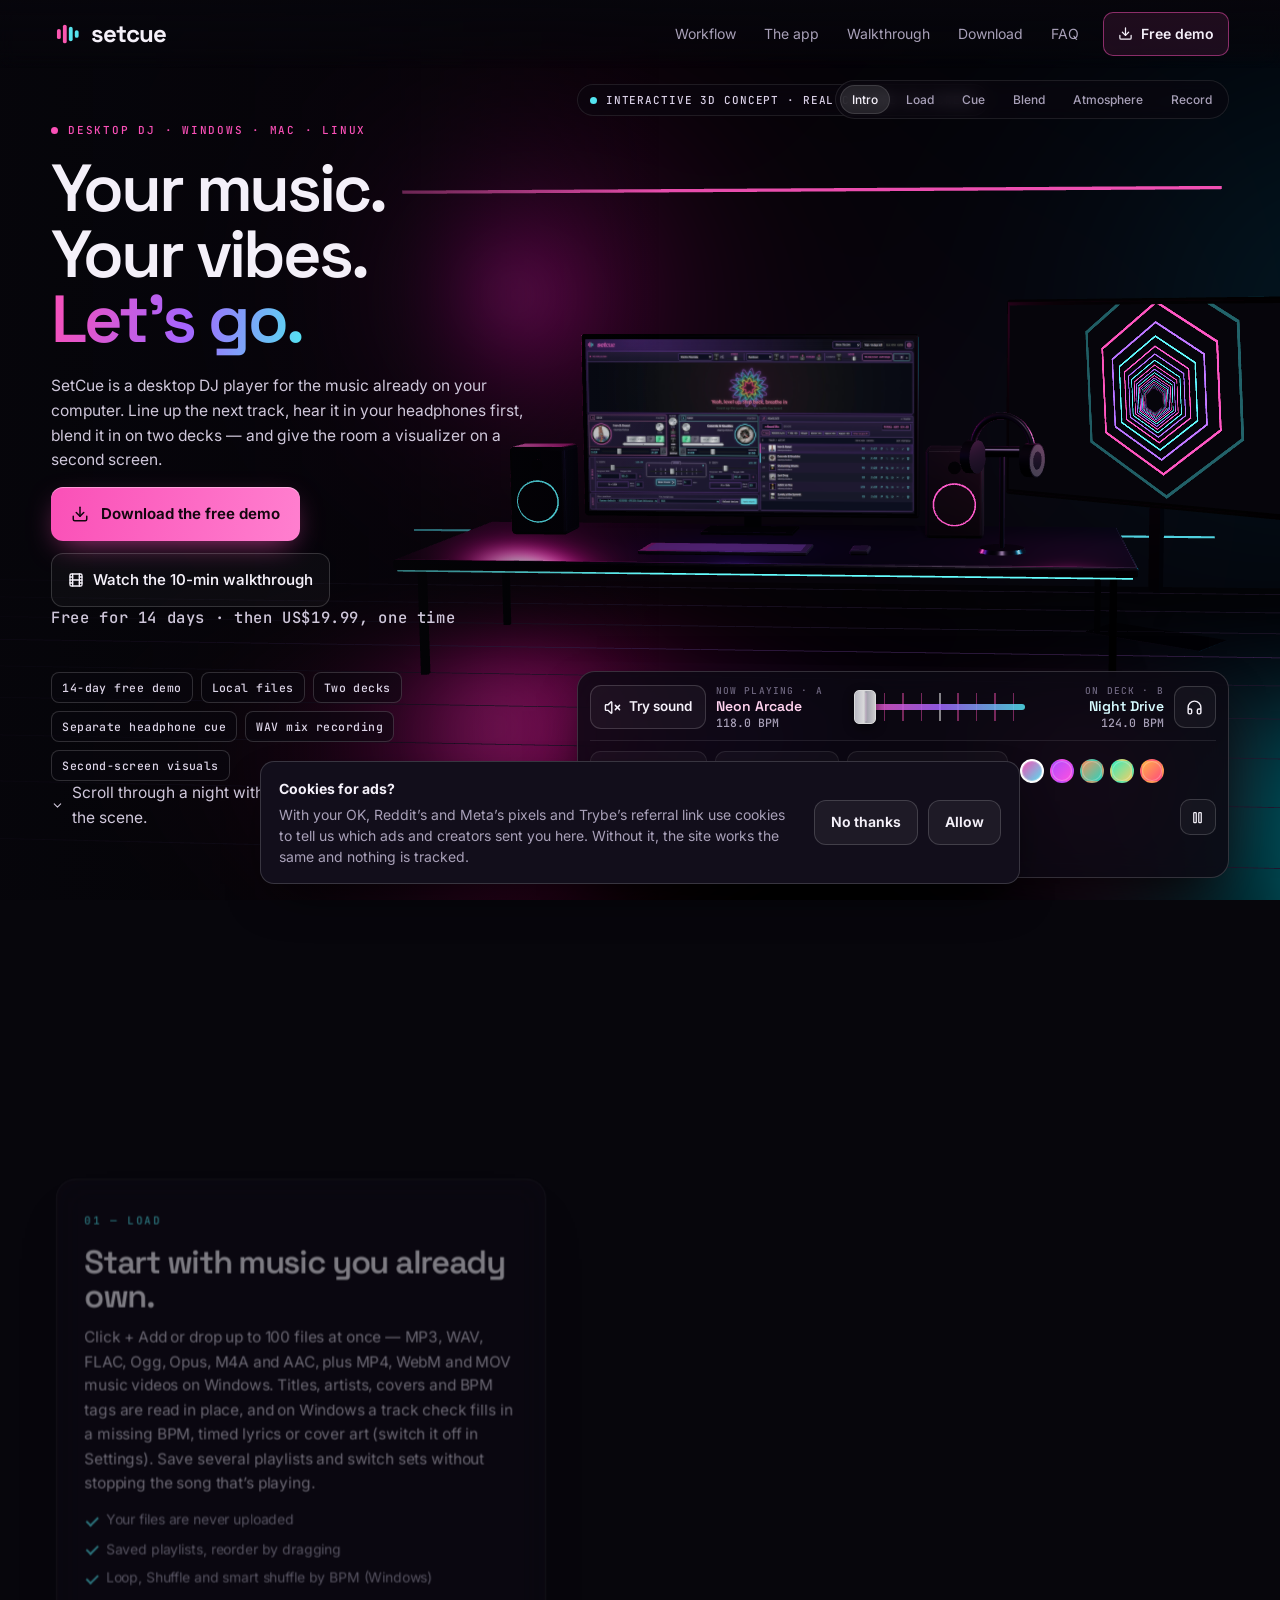
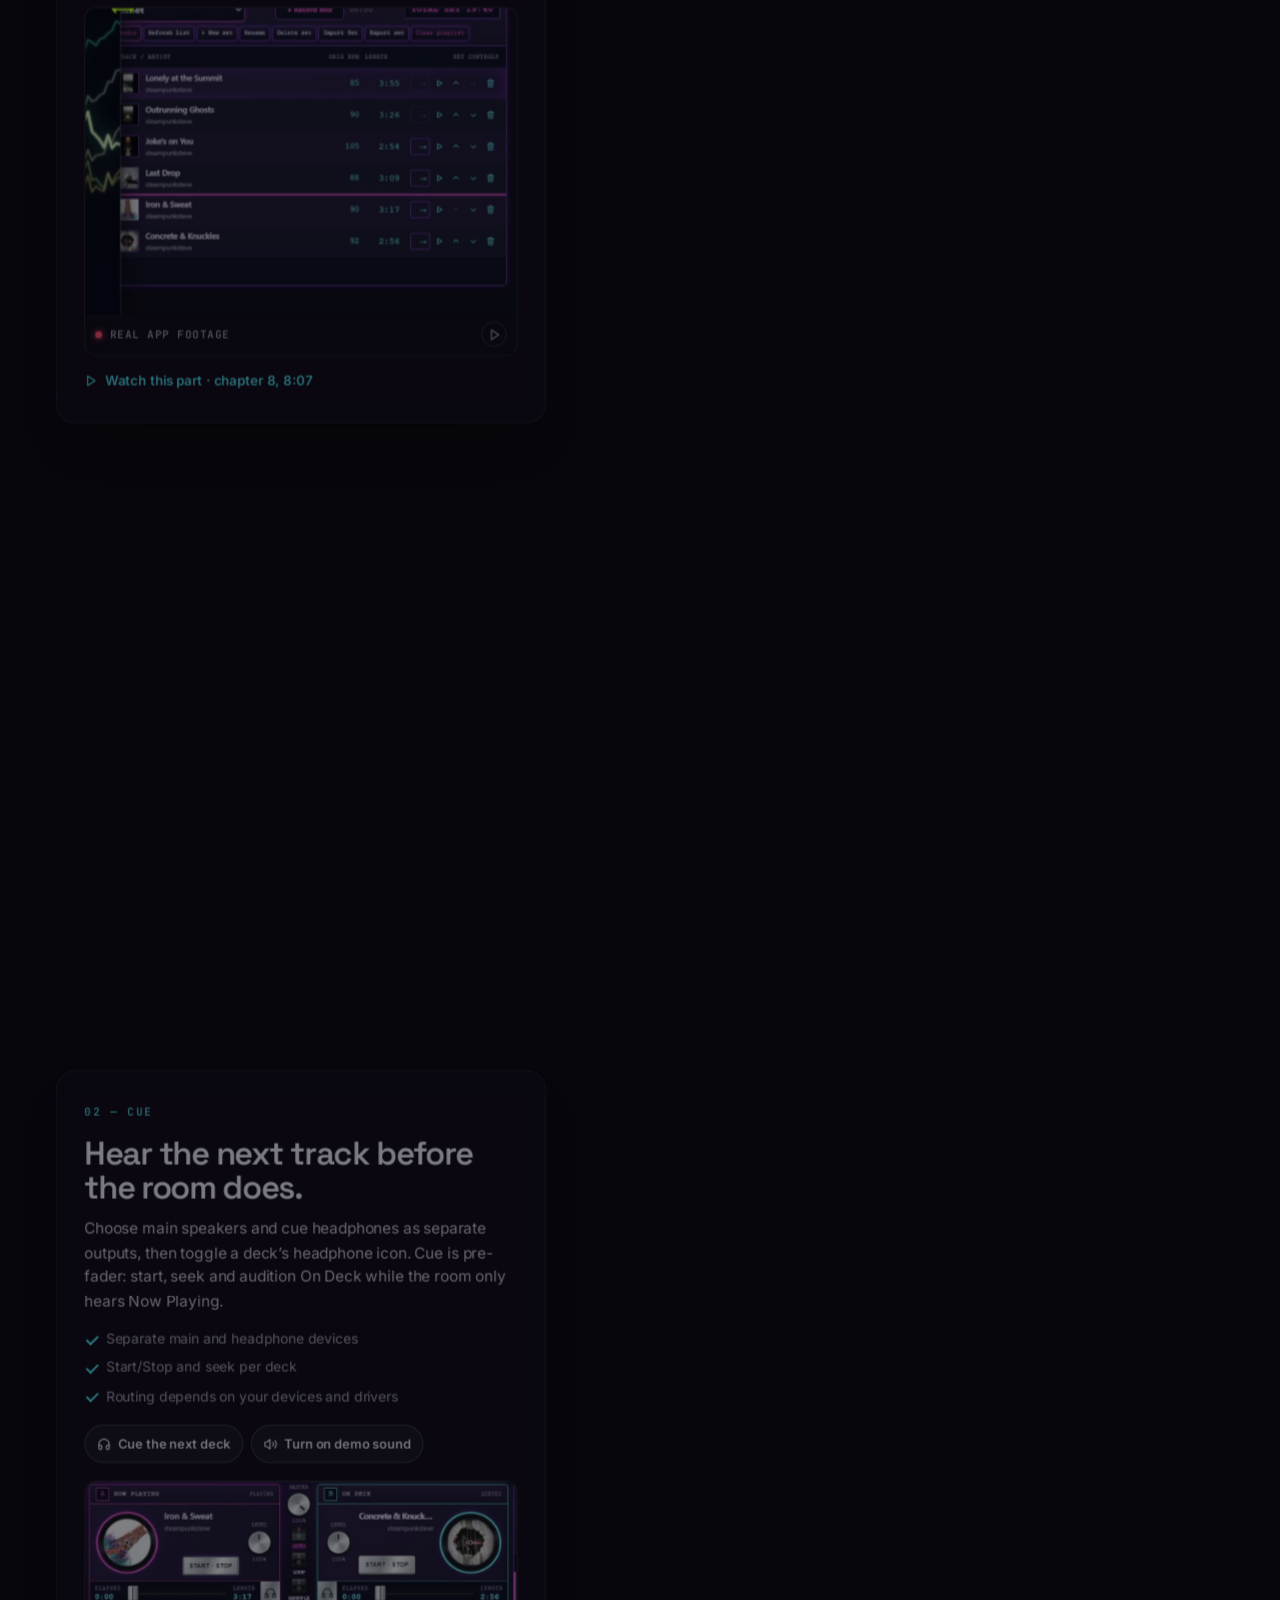
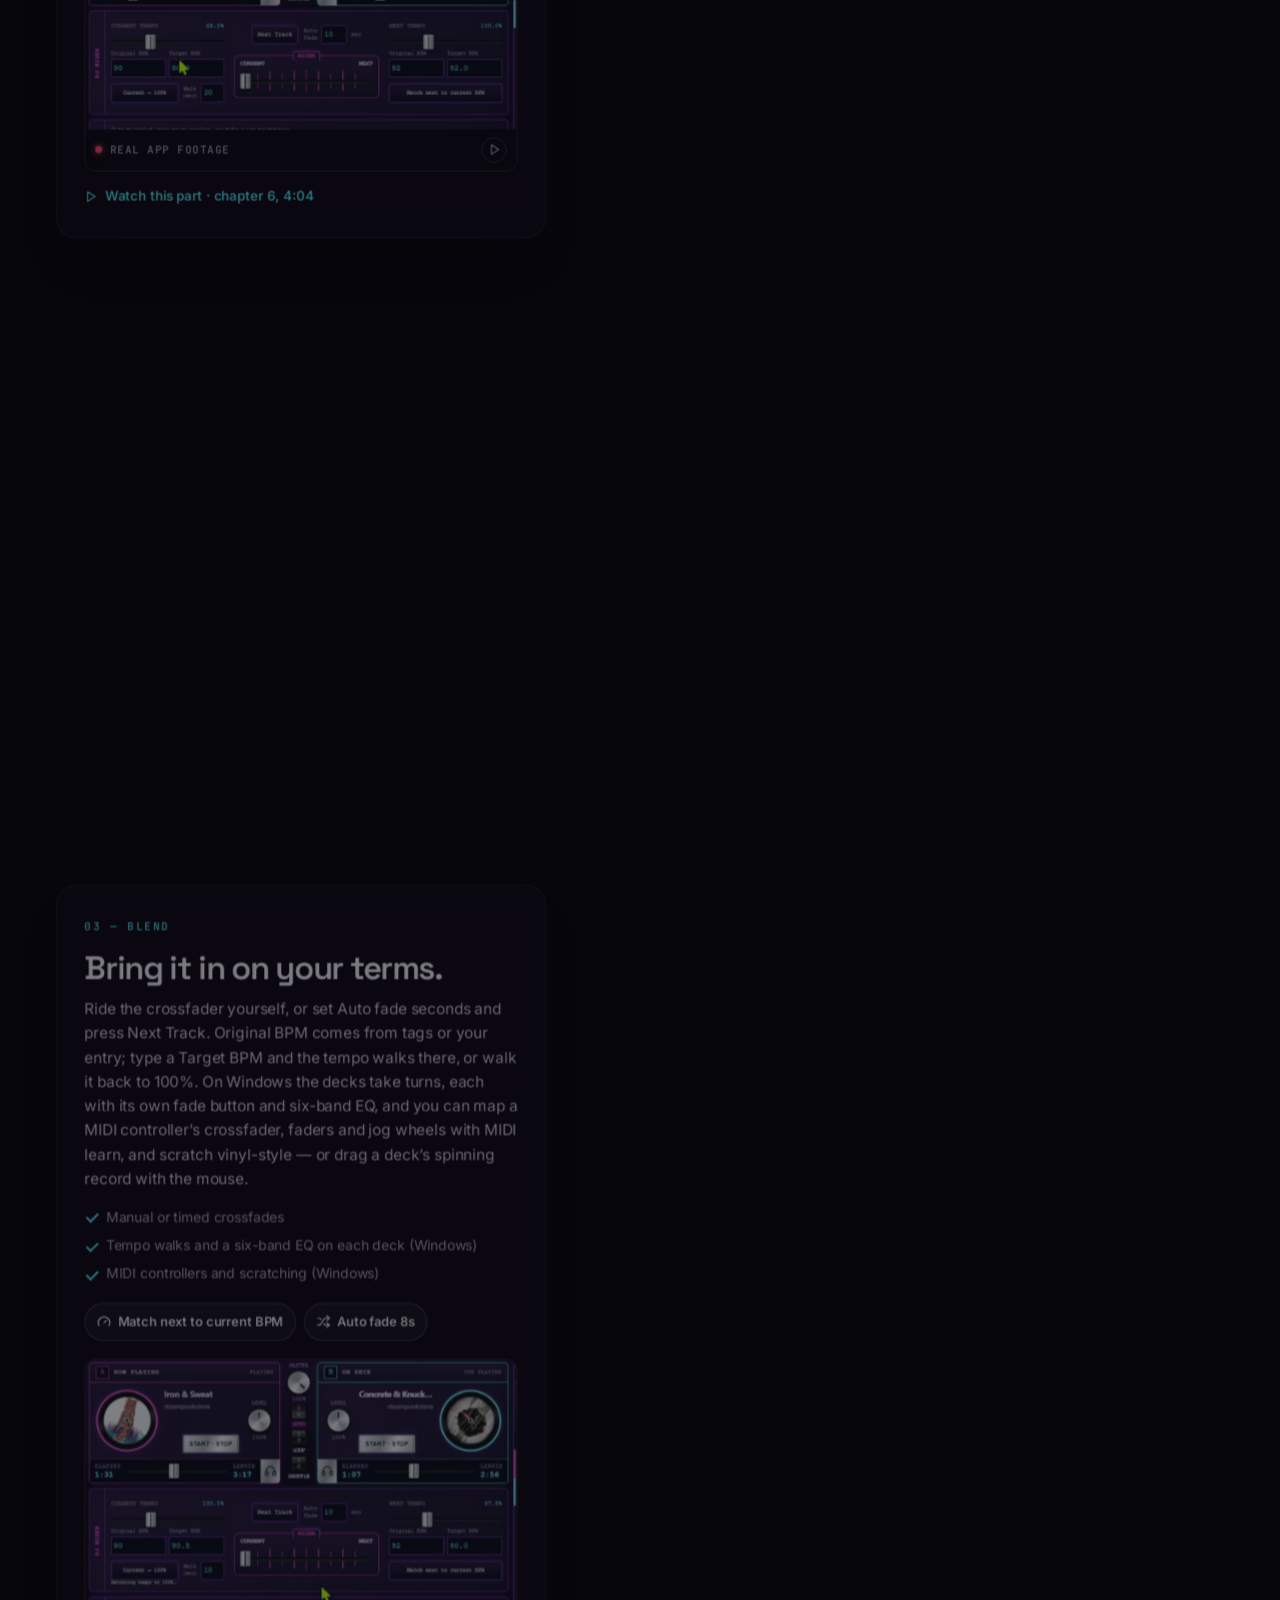
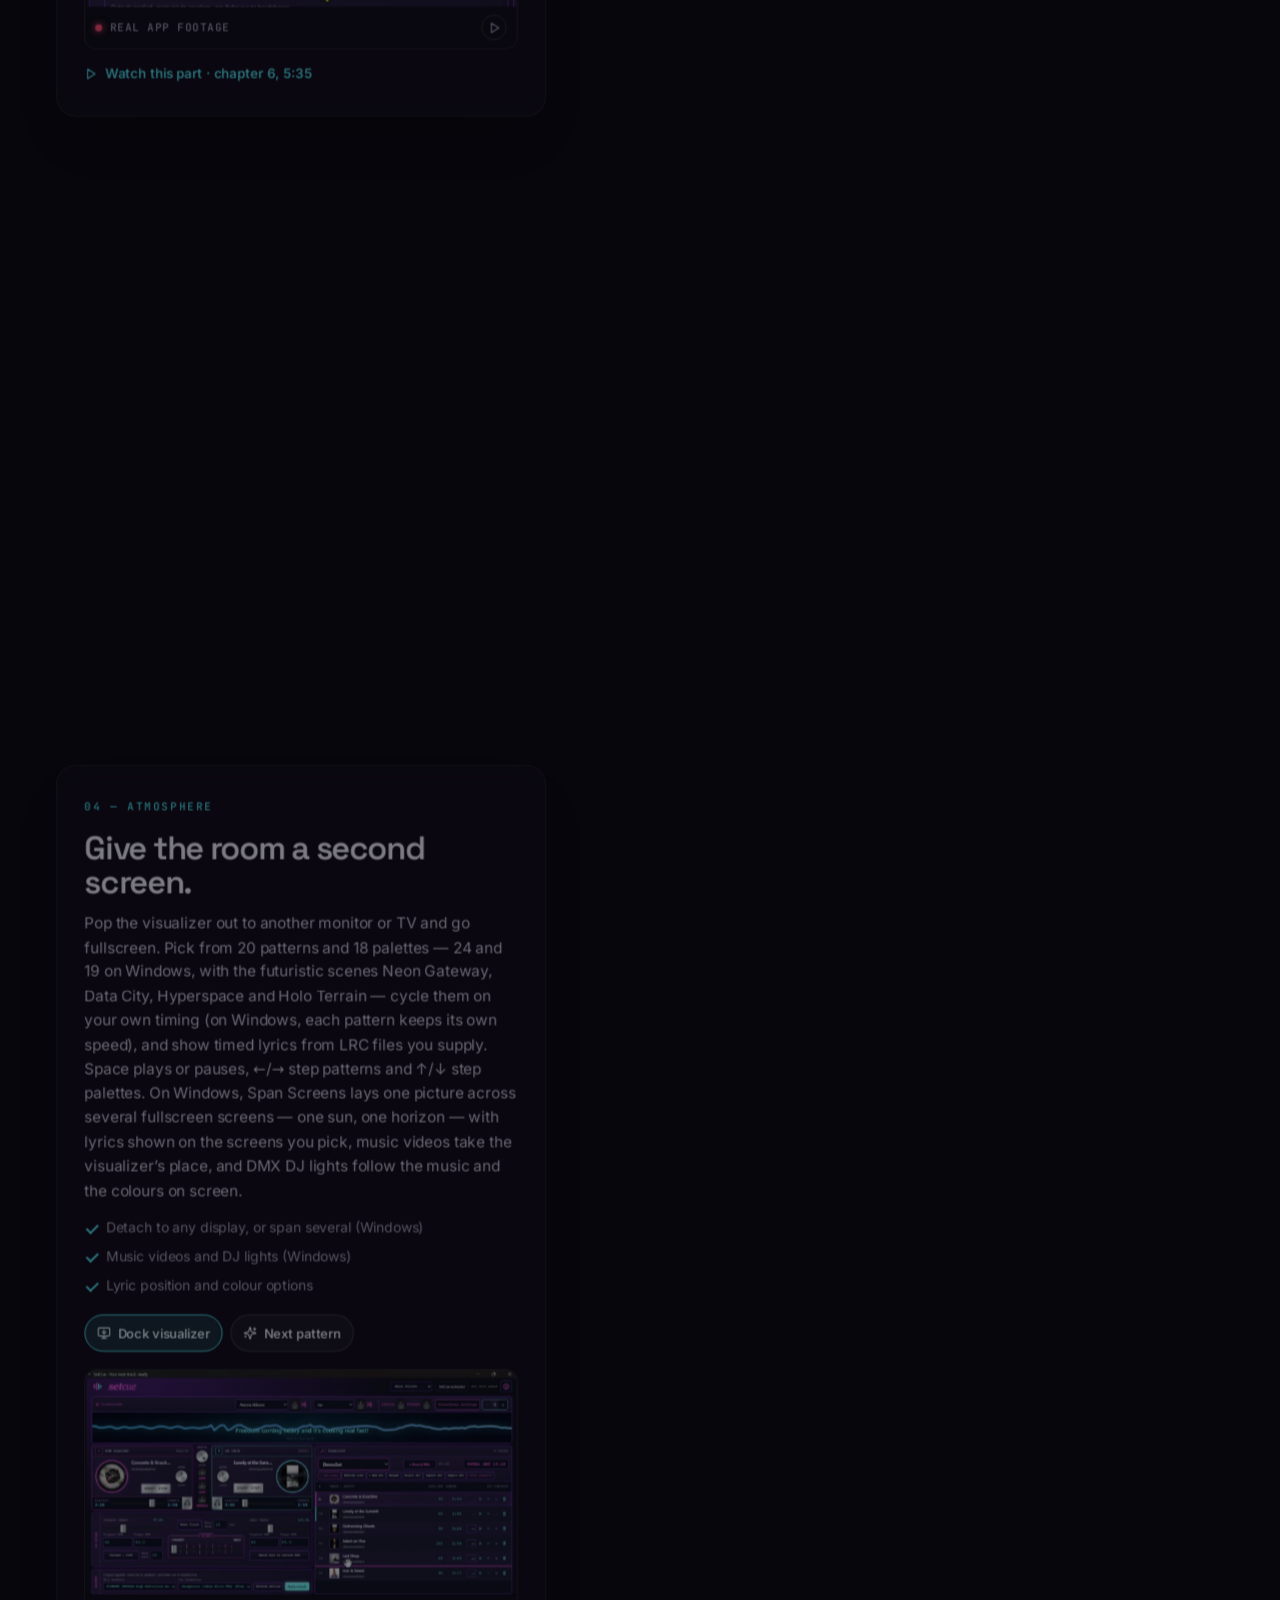
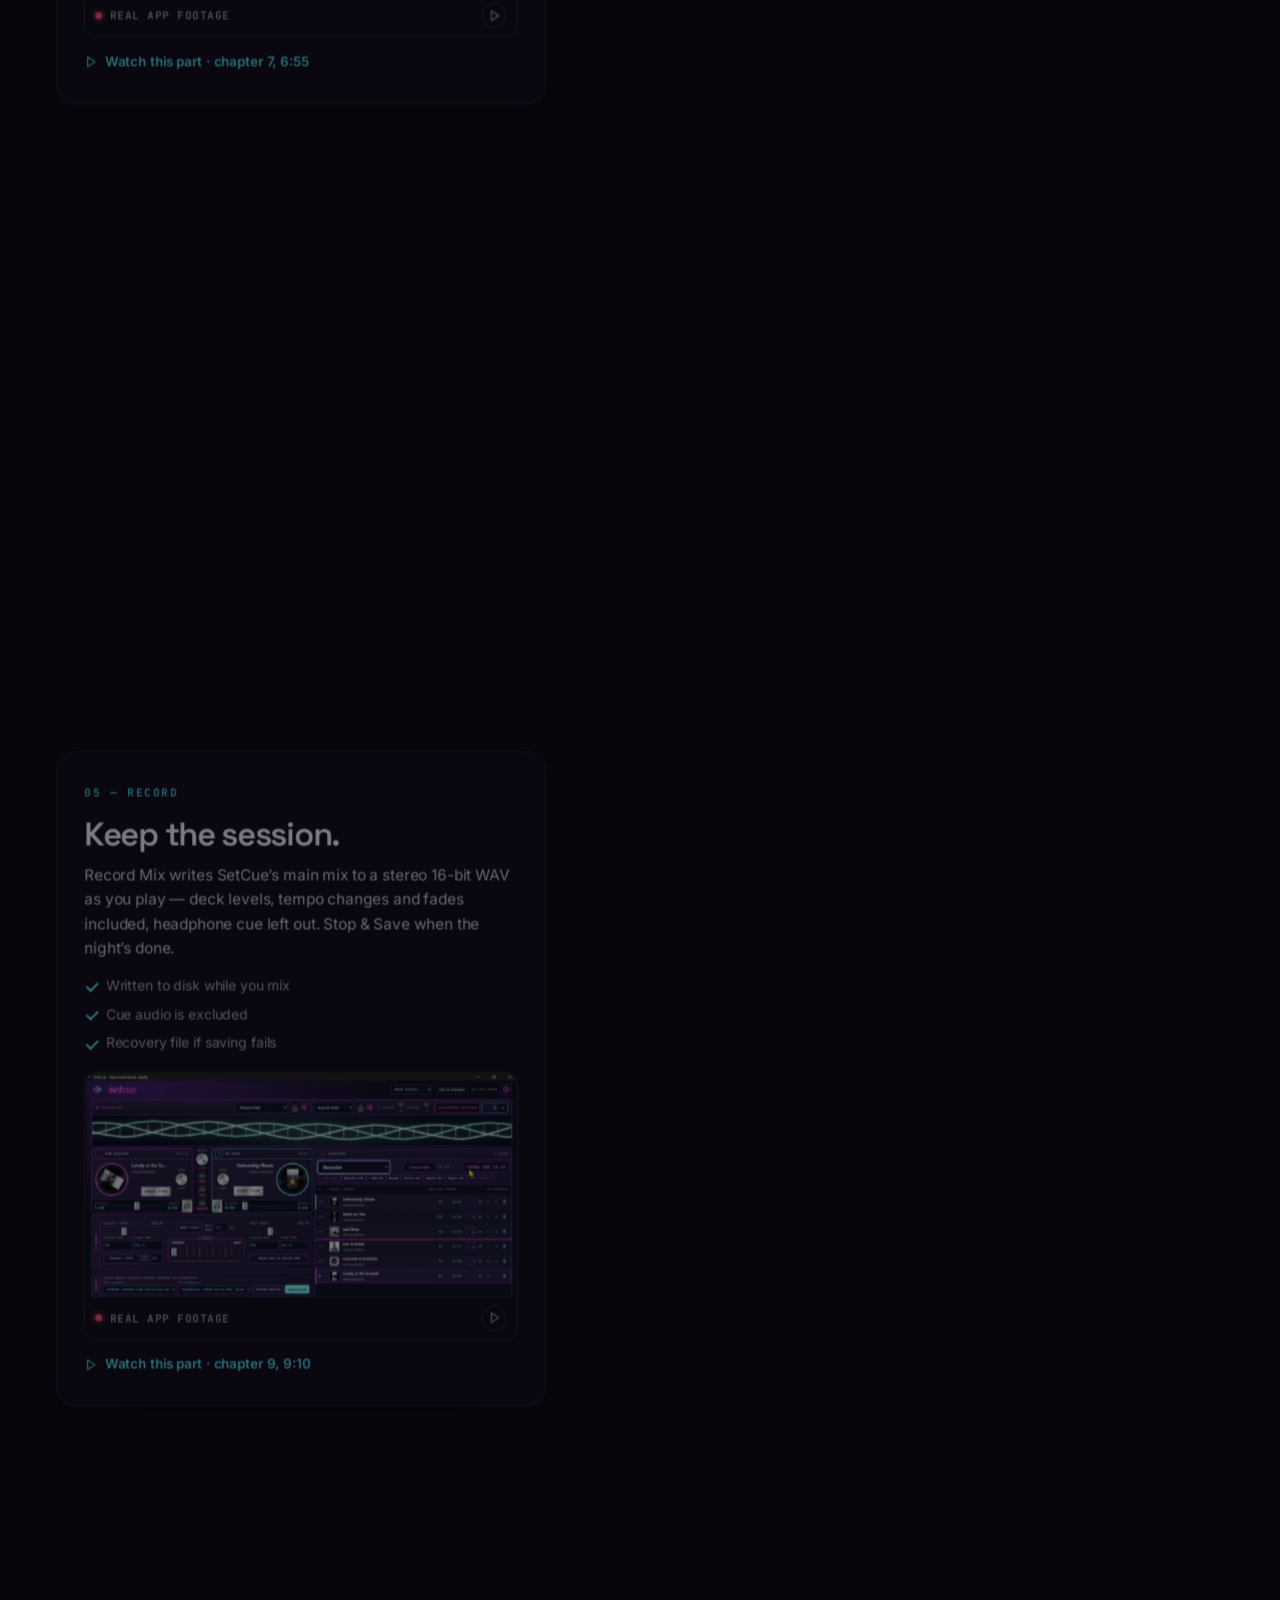
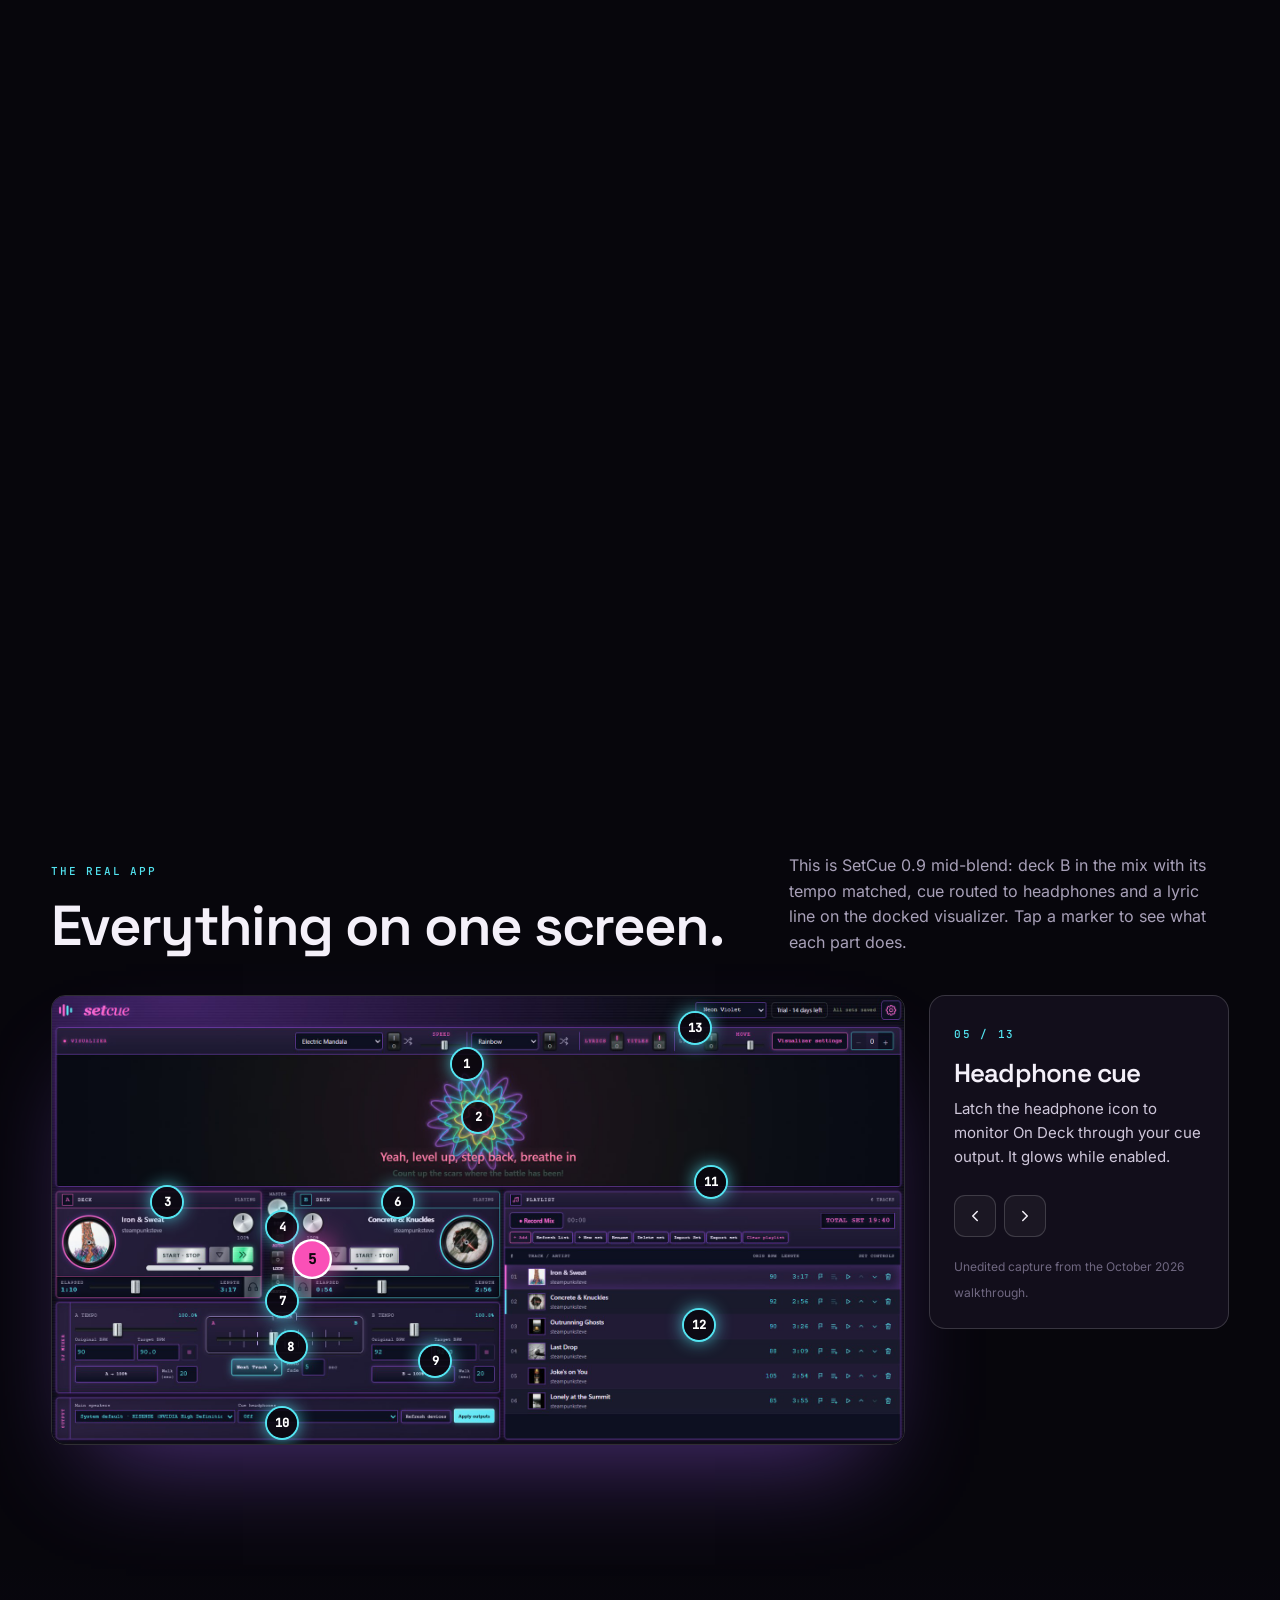
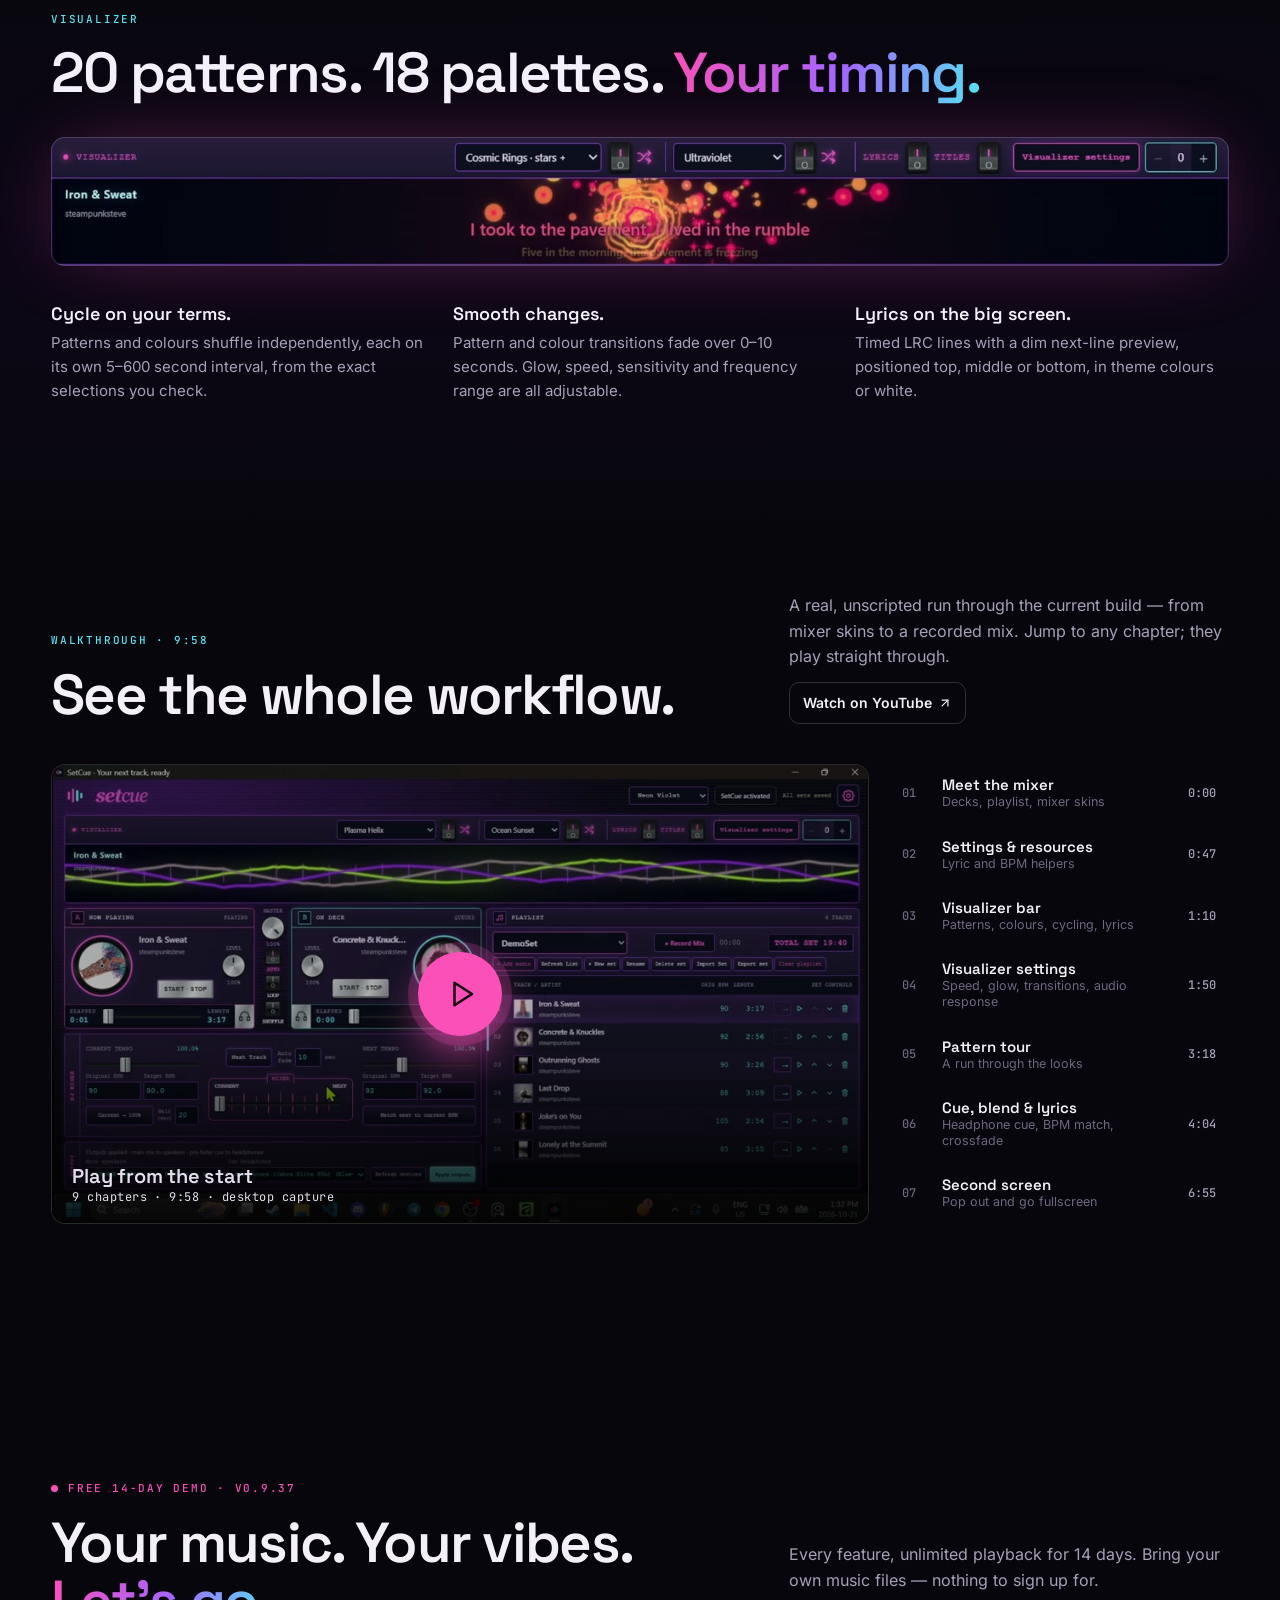
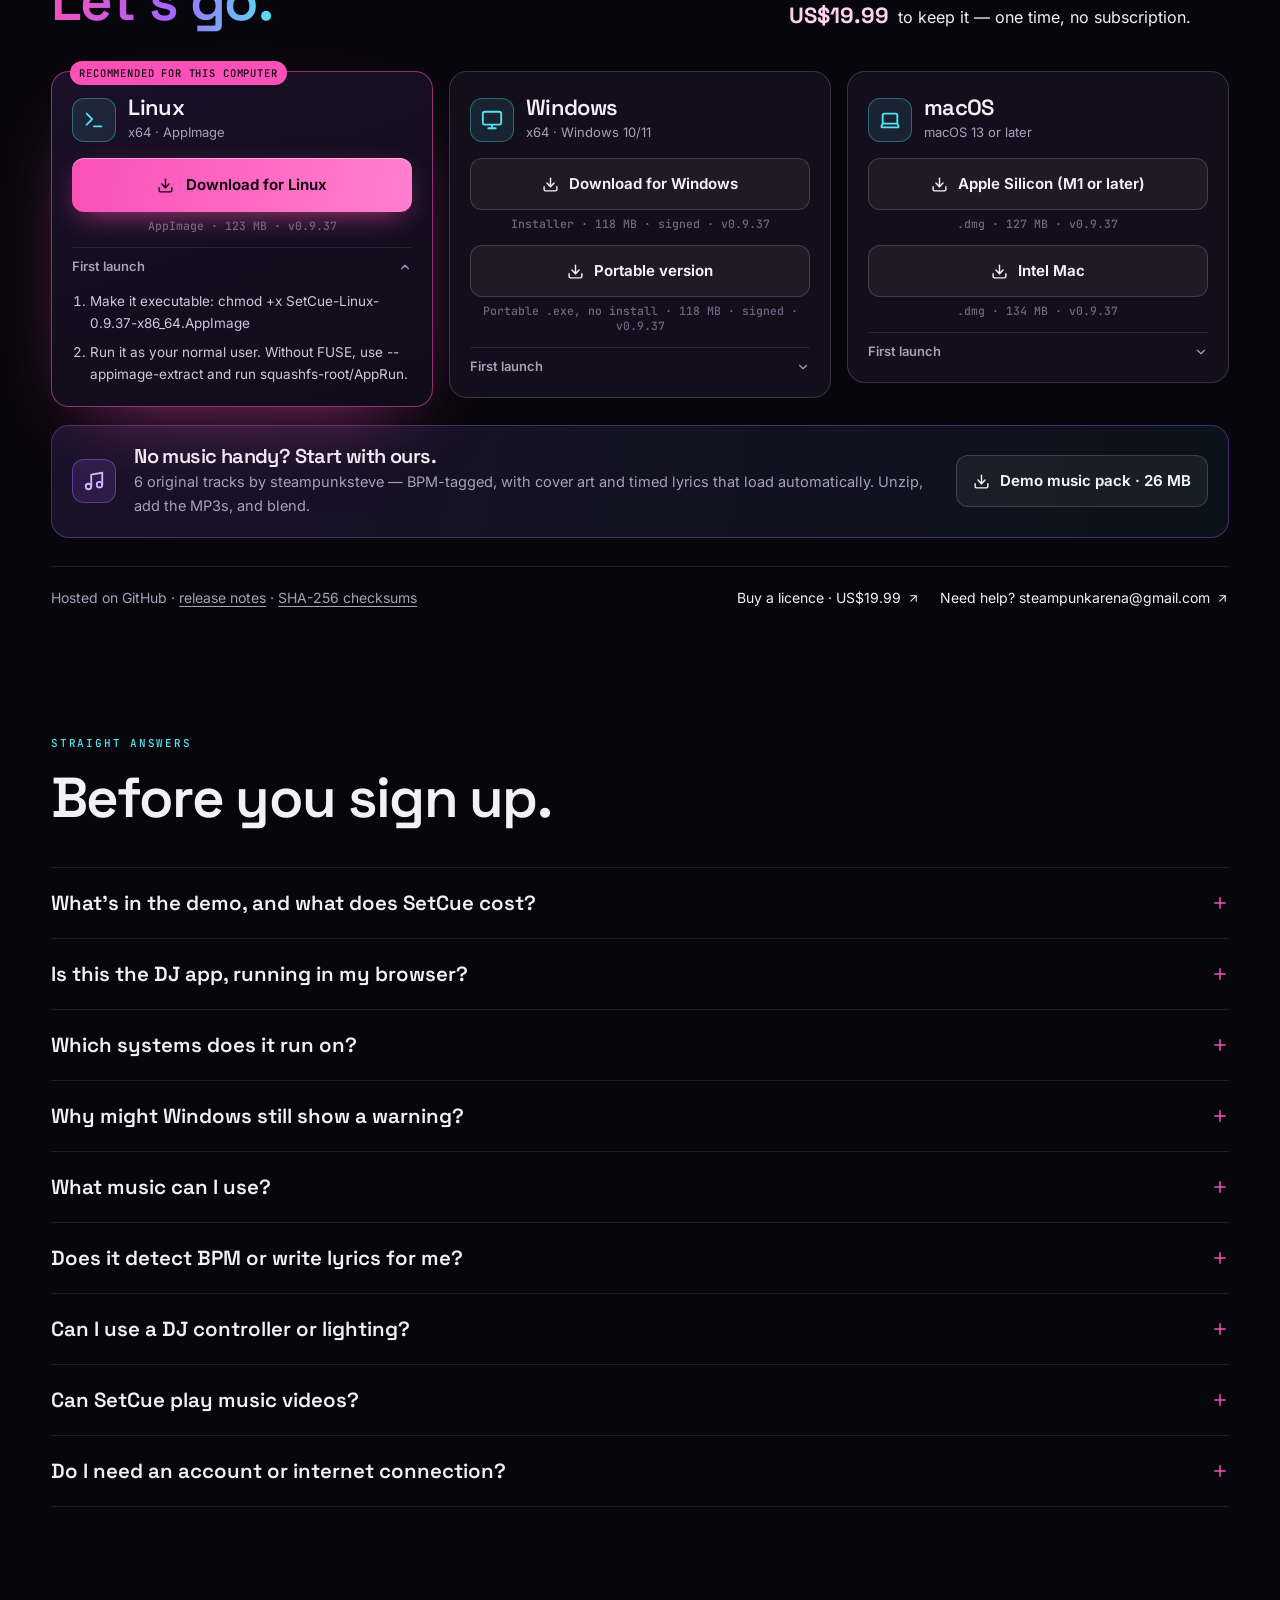
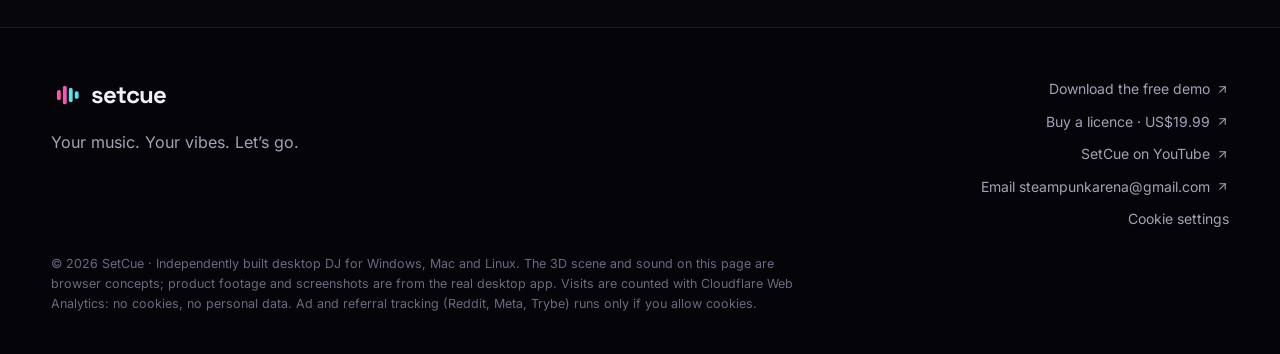
<file: index.html>
<!doctype html>
<html lang="en">
  <head>
    <meta charset="UTF-8" />
    <meta name="viewport" content="width=device-width, initial-scale=1.0, viewport-fit=cover" />
    <meta name="theme-color" content="#07060c" />
    <meta name="color-scheme" content="dark" />
    <title>SetCue — Your music. Your vibes. Let’s go.</title>
    <meta name="description" content="SetCue is a desktop DJ player for your local music on Windows, Mac and Linux: two decks, separate headphone cue, WAV mix recording and a visualizer for your second screen. Download the free 14-day demo." />
    <!-- Absolute URLs for link previews. -->
    <link rel="canonical" href="https://getsetcue.com/" />
    <meta property="og:url" content="https://getsetcue.com/" />
    <meta property="og:type" content="website" />
    <meta property="og:title" content="SetCue — Your music. Your vibes. Let’s go." />
    <meta property="og:description" content="Desktop DJ for your own music: two decks, headphone cue, WAV mix recording and second-screen visuals. Free 14-day demo for Windows, Mac and Linux." />
    <meta property="og:image" content="https://getsetcue.com/media/og.jpg" />
    <meta property="og:image:width" content="1200" />
    <meta property="og:image:height" content="630" />
    <meta name="twitter:card" content="summary_large_image" />
    <link rel="icon" href="/assets/setcue.svg" type="image/svg+xml" />
    <link rel="preload" href="/media/app-blend.jpg" as="image" />
    <!-- Ad tracking (Trybe referral pixel, Reddit Pixel, Meta Pixel) loads only after the visitor allows cookies in the banner
         (src/components/CookieBanner.jsx). The choice is kept in localStorage 'setcue-cookies' ('yes' / 'no'). -->
    <script>
    window.setcueLoadAds = function () {
    if (window.setcueAdsLoaded) return; window.setcueAdsLoaded = true;
    // Trybe Attribution Pixel (Custom Domain)
    (function(w,d,p,s,u,pl,at) {
      w._trybe = w._trybe || { pixelCode: p, storeId: s, platform: pl, autoTracking: at, customDomain: "track.getsetcue.com", serviceUrl: "https://prod-trybe-platform-6mi3j.ondigitalocean.app/attribution" };
      var script = d.createElement('script');
      script.src = u + '/pixel.js';
      script.async = true;
      script.setAttribute('data-pixel-code', p);
      script.setAttribute('data-store-id', s);
      script.setAttribute('data-platform', pl);
      script.setAttribute('data-auto-tracking', at);
      d.head.appendChild(script);
    })(window, document, "px_f8207866fe14", "c5361406-beec-4ca4-975c-4ecf95621877", "https://track.getsetcue.com", "CUSTOM", "false");
    // Reddit Pixel
    !function(w,d){if(!w.rdt){var p=w.rdt=function(){p.sendEvent?p.sendEvent.apply(p,arguments):p.callQueue.push(arguments)};p.callQueue=[];var t=d.createElement("script");t.src="https://www.redditstatic.com/ads/pixel.js?pixel_id=a2_jyk5hmtuzebx",t.async=!0;var s=d.getElementsByTagName("script")[0];s.parentNode.insertBefore(t,s)}}(window,document);rdt('init','a2_jyk5hmtuzebx');rdt('track', 'PageVisit');
    // Meta Pixel
    !function(f,b,e,v,n,t,s){if(f.fbq)return;n=f.fbq=function(){n.callMethod?n.callMethod.apply(n,arguments):n.queue.push(arguments)};if(!f._fbq)f._fbq=n;n.push=n;n.loaded=!0;n.version='2.0';n.queue=[];t=b.createElement(e);t.async=!0;t.src=v;s=b.getElementsByTagName(e)[0];s.parentNode.insertBefore(t,s)}(window,document,'script','https://connect.facebook.net/en_US/fbevents.js');fbq('init','1766242254508946');fbq('track','PageView');
    };
    try { if (localStorage.getItem('setcue-cookies') === 'yes') window.setcueLoadAds(); } catch (e) {}
    </script>
    <script type="module" crossorigin src="/assets/index-DHKZTzgM.js"></script>
    <link rel="stylesheet" crossorigin href="/assets/index-BO99-g7d.css">
  </head>
  <body>
    <div id="root"></div>
    <noscript><p style="font-family:system-ui;padding:24px;color:#eee;background:#07060c">SetCue is a desktop DJ player for local music on Windows, Mac and Linux. Enable JavaScript to explore this page and download the free 14-day demo.</p></noscript>
  </body>
</html>
</file>
<file: assets/index-BO99-g7d.css>
@font-face{font-family:Space Grotesk Variable;font-style:normal;font-display:swap;font-weight:300 700;src:url(/assets/space-grotesk-vietnamese-wght-normal-D0rl6rjA.woff2) format("woff2-variations");unicode-range:U+0102-0103,U+0110-0111,U+0128-0129,U+0168-0169,U+01A0-01A1,U+01AF-01B0,U+0300-0301,U+0303-0304,U+0308-0309,U+0323,U+0329,U+1EA0-1EF9,U+20AB}@font-face{font-family:Space Grotesk Variable;font-style:normal;font-display:swap;font-weight:300 700;src:url(/assets/space-grotesk-latin-ext-wght-normal-D9tNdqV9.woff2) format("woff2-variations");unicode-range:U+0100-02BA,U+02BD-02C5,U+02C7-02CC,U+02CE-02D7,U+02DD-02FF,U+0304,U+0308,U+0329,U+1D00-1DBF,U+1E00-1E9F,U+1EF2-1EFF,U+2020,U+20A0-20AB,U+20AD-20C0,U+2113,U+2C60-2C7F,U+A720-A7FF}@font-face{font-family:Space Grotesk Variable;font-style:normal;font-display:swap;font-weight:300 700;src:url(/assets/space-grotesk-latin-wght-normal-BhU9QXUp.woff2) format("woff2-variations");unicode-range:U+0000-00FF,U+0131,U+0152-0153,U+02BB-02BC,U+02C6,U+02DA,U+02DC,U+0304,U+0308,U+0329,U+2000-206F,U+20AC,U+2122,U+2191,U+2193,U+2212,U+2215,U+FEFF,U+FFFD}@font-face{font-family:Inter Variable;font-style:normal;font-display:swap;font-weight:100 900;src:url(/assets/inter-cyrillic-ext-wght-normal-BOeWTOD4.woff2) format("woff2-variations");unicode-range:U+0460-052F,U+1C80-1C8A,U+20B4,U+2DE0-2DFF,U+A640-A69F,U+FE2E-FE2F}@font-face{font-family:Inter Variable;font-style:normal;font-display:swap;font-weight:100 900;src:url(/assets/inter-cyrillic-wght-normal-DqGufNeO.woff2) format("woff2-variations");unicode-range:U+0301,U+0400-045F,U+0490-0491,U+04B0-04B1,U+2116}@font-face{font-family:Inter Variable;font-style:normal;font-display:swap;font-weight:100 900;src:url(/assets/inter-greek-ext-wght-normal-DlzME5K_.woff2) format("woff2-variations");unicode-range:U+1F00-1FFF}@font-face{font-family:Inter Variable;font-style:normal;font-display:swap;font-weight:100 900;src:url(/assets/inter-greek-wght-normal-CkhJZR-_.woff2) format("woff2-variations");unicode-range:U+0370-0377,U+037A-037F,U+0384-038A,U+038C,U+038E-03A1,U+03A3-03FF}@font-face{font-family:Inter Variable;font-style:normal;font-display:swap;font-weight:100 900;src:url(/assets/inter-vietnamese-wght-normal-CBcvBZtf.woff2) format("woff2-variations");unicode-range:U+0102-0103,U+0110-0111,U+0128-0129,U+0168-0169,U+01A0-01A1,U+01AF-01B0,U+0300-0301,U+0303-0304,U+0308-0309,U+0323,U+0329,U+1EA0-1EF9,U+20AB}@font-face{font-family:Inter Variable;font-style:normal;font-display:swap;font-weight:100 900;src:url(/assets/inter-latin-ext-wght-normal-DO1Apj_S.woff2) format("woff2-variations");unicode-range:U+0100-02BA,U+02BD-02C5,U+02C7-02CC,U+02CE-02D7,U+02DD-02FF,U+0304,U+0308,U+0329,U+1D00-1DBF,U+1E00-1E9F,U+1EF2-1EFF,U+2020,U+20A0-20AB,U+20AD-20C0,U+2113,U+2C60-2C7F,U+A720-A7FF}@font-face{font-family:Inter Variable;font-style:normal;font-display:swap;font-weight:100 900;src:url(/assets/inter-latin-wght-normal-Dx4kXJAl.woff2) format("woff2-variations");unicode-range:U+0000-00FF,U+0131,U+0152-0153,U+02BB-02BC,U+02C6,U+02DA,U+02DC,U+0304,U+0308,U+0329,U+2000-206F,U+20AC,U+2122,U+2191,U+2193,U+2212,U+2215,U+FEFF,U+FFFD}@font-face{font-family:JetBrains Mono;font-style:normal;font-display:swap;font-weight:400;src:url([data-uri]) format("woff2"),url([data-uri]) format("woff");unicode-range:U+0460-052F,U+1C80-1C8A,U+20B4,U+2DE0-2DFF,U+A640-A69F,U+FE2E-FE2F}@font-face{font-family:JetBrains Mono;font-style:normal;font-display:swap;font-weight:400;src:url(/assets/jetbrains-mono-cyrillic-400-normal-BEIGL1Tu.woff2) format("woff2"),url(/assets/jetbrains-mono-cyrillic-400-normal-ugxPyKxw.woff) format("woff");unicode-range:U+0301,U+0400-045F,U+0490-0491,U+04B0-04B1,U+2116}@font-face{font-family:JetBrains Mono;font-style:normal;font-display:swap;font-weight:400;src:url(/assets/jetbrains-mono-greek-400-normal-C190GLew.woff2) format("woff2"),url(/assets/jetbrains-mono-greek-400-normal-B9oWc5Lo.woff) format("woff");unicode-range:U+0370-0377,U+037A-037F,U+0384-038A,U+038C,U+038E-03A1,U+03A3-03FF}@font-face{font-family:JetBrains Mono;font-style:normal;font-display:swap;font-weight:400;src:url([data-uri]) format("woff2"),url(/assets/jetbrains-mono-vietnamese-400-normal-CqNFfHCs.woff) format("woff");unicode-range:U+0102-0103,U+0110-0111,U+0128-0129,U+0168-0169,U+01A0-01A1,U+01AF-01B0,U+0300-0301,U+0303-0304,U+0308-0309,U+0323,U+0329,U+1EA0-1EF9,U+20AB}@font-face{font-family:JetBrains Mono;font-style:normal;font-display:swap;font-weight:400;src:url(/assets/jetbrains-mono-latin-ext-400-normal-Bc8Ftmh3.woff2) format("woff2"),url(/assets/jetbrains-mono-latin-ext-400-normal-fXTG6kC5.woff) format("woff");unicode-range:U+0100-02BA,U+02BD-02C5,U+02C7-02CC,U+02CE-02D7,U+02DD-02FF,U+0304,U+0308,U+0329,U+1D00-1DBF,U+1E00-1E9F,U+1EF2-1EFF,U+2020,U+20A0-20AB,U+20AD-20C0,U+2113,U+2C60-2C7F,U+A720-A7FF}@font-face{font-family:JetBrains Mono;font-style:normal;font-display:swap;font-weight:400;src:url(/assets/jetbrains-mono-latin-400-normal-V6pRDFza.woff2) format("woff2"),url(/assets/jetbrains-mono-latin-400-normal-6-qcROiO.woff) format("woff");unicode-range:U+0000-00FF,U+0131,U+0152-0153,U+02BB-02BC,U+02C6,U+02DA,U+02DC,U+0304,U+0308,U+0329,U+2000-206F,U+20AC,U+2122,U+2191,U+2193,U+2212,U+2215,U+FEFF,U+FFFD}@font-face{font-family:JetBrains Mono;font-style:normal;font-display:swap;font-weight:500;src:url([data-uri]) format("woff2"),url([data-uri]) format("woff");unicode-range:U+0460-052F,U+1C80-1C8A,U+20B4,U+2DE0-2DFF,U+A640-A69F,U+FE2E-FE2F}@font-face{font-family:JetBrains Mono;font-style:normal;font-display:swap;font-weight:500;src:url(/assets/jetbrains-mono-cyrillic-500-normal-DmUKJPL_.woff2) format("woff2"),url(/assets/jetbrains-mono-cyrillic-500-normal-DJqRU3vO.woff) format("woff");unicode-range:U+0301,U+0400-045F,U+0490-0491,U+04B0-04B1,U+2116}@font-face{font-family:JetBrains Mono;font-style:normal;font-display:swap;font-weight:500;src:url(/assets/jetbrains-mono-greek-500-normal-JpySY46c.woff2) format("woff2"),url(/assets/jetbrains-mono-greek-500-normal-D7SFKleX.woff) format("woff");unicode-range:U+0370-0377,U+037A-037F,U+0384-038A,U+038C,U+038E-03A1,U+03A3-03FF}@font-face{font-family:JetBrains Mono;font-style:normal;font-display:swap;font-weight:500;src:url([data-uri]) format("woff2"),url(/assets/jetbrains-mono-vietnamese-500-normal-DNRqzVM1.woff) format("woff");unicode-range:U+0102-0103,U+0110-0111,U+0128-0129,U+0168-0169,U+01A0-01A1,U+01AF-01B0,U+0300-0301,U+0303-0304,U+0308-0309,U+0323,U+0329,U+1EA0-1EF9,U+20AB}@font-face{font-family:JetBrains Mono;font-style:normal;font-display:swap;font-weight:500;src:url(/assets/jetbrains-mono-latin-ext-500-normal-Cut-4mMH.woff2) format("woff2"),url(/assets/jetbrains-mono-latin-ext-500-normal-ckzbgY84.woff) format("woff");unicode-range:U+0100-02BA,U+02BD-02C5,U+02C7-02CC,U+02CE-02D7,U+02DD-02FF,U+0304,U+0308,U+0329,U+1D00-1DBF,U+1E00-1E9F,U+1EF2-1EFF,U+2020,U+20A0-20AB,U+20AD-20C0,U+2113,U+2C60-2C7F,U+A720-A7FF}@font-face{font-family:JetBrains Mono;font-style:normal;font-display:swap;font-weight:500;src:url(/assets/jetbrains-mono-latin-500-normal-BWZEU5yA.woff2) format("woff2"),url(/assets/jetbrains-mono-latin-500-normal-CJOVTJB7.woff) format("woff");unicode-range:U+0000-00FF,U+0131,U+0152-0153,U+02BB-02BC,U+02C6,U+02DA,U+02DC,U+0304,U+0308,U+0329,U+2000-206F,U+20AC,U+2122,U+2191,U+2193,U+2212,U+2215,U+FEFF,U+FFFD}:root{--bg: #07060c;--bg2: #0d0a15;--panel: rgba(16, 12, 24, .78);--panel-solid: #120e1b;--line: rgba(255, 255, 255, .09);--line2: rgba(255, 255, 255, .16);--text: #f4f0f9;--muted: #a8a0b8;--dim: #6f6780;--pink: #fa50b7;--cyan: #53e4f1;--violet: #a465ff;--display: "Space Grotesk Variable", "Space Grotesk", system-ui, sans-serif;--body: "Inter Variable", Inter, system-ui, sans-serif;--mono: "JetBrains Mono", ui-monospace, monospace;--gutter: clamp(16px, 4vw, 56px);--steps-w: min(500px, 40vw);color-scheme:dark}*{box-sizing:border-box}html{scroll-behavior:smooth;scroll-padding-top:80px;-webkit-text-size-adjust:100%}@media(prefers-reduced-motion:reduce){html{scroll-behavior:auto}}body{margin:0;background:var(--bg);color:var(--text);font:400 16px/1.6 var(--body);-webkit-font-smoothing:antialiased;overflow-x:hidden}img,video{display:block;max-width:100%}a{color:inherit;text-decoration:none}button,input,select,textarea{font:inherit;color:inherit}button{cursor:pointer}:focus-visible{outline:2px solid var(--cyan);outline-offset:3px;border-radius:6px}.sr-only{position:absolute;width:1px;height:1px;overflow:hidden;clip:rect(0 0 0 0);white-space:nowrap}h1,h2,h3{font-family:var(--display);font-weight:600;letter-spacing:-.03em;margin:0;line-height:1.04}em{font-style:normal;background:linear-gradient(100deg,var(--pink),var(--violet) 55%,var(--cyan));-webkit-background-clip:text;background-clip:text;color:transparent}.skip{position:fixed;left:16px;top:-60px;z-index:100;background:var(--text);color:var(--bg);padding:10px 14px;border-radius:8px;font-weight:600}.skip:focus{top:12px}.kicker,.eyebrow{font:500 11px/1 var(--mono);letter-spacing:.16em;text-transform:uppercase;color:var(--cyan);display:inline-flex;align-items:center;gap:10px}.eyebrow{color:var(--pink)}.pulse{width:7px;height:7px;border-radius:50%;background:currentColor;box-shadow:0 0 0 0 currentColor;animation:pulse 2s infinite;flex:none}@keyframes pulse{0%{box-shadow:0 0 color-mix(in srgb,currentColor 60%,transparent)}70%{box-shadow:0 0 0 9px transparent}to{box-shadow:0 0 0 0 transparent}}@media(prefers-reduced-motion:reduce){.pulse{animation:none}}.primary{display:inline-flex;align-items:center;justify-content:center;gap:12px;border:0;border-radius:12px;padding:15px 20px;font-weight:650;font-size:15px;color:#13060f;background:linear-gradient(100deg,var(--pink),#ff7fcf);box-shadow:0 10px 30px -10px #fa50b7b3,inset 0 1px #fff6;transition:transform .2s,box-shadow .2s,filter .2s}.primary:hover{transform:translateY(-2px);filter:brightness(1.07);box-shadow:0 16px 40px -12px #fa50b7d9,inset 0 1px #fff6}.primary.wide{width:100%}.ghost{display:inline-flex;align-items:center;gap:9px;padding:14px 16px;border-radius:12px;border:1px solid var(--line2);color:var(--text);font-weight:550;font-size:15px;background:#ffffff08;transition:background .2s,border-color .2s}.ghost:hover{background:#ffffff12;border-color:#ffffff47}.small-cta{display:inline-flex;align-items:center;gap:8px;padding:10px 14px;border-radius:10px;border:1px solid rgba(250,80,183,.5);background:#fa50b71a;font-weight:600;font-size:14px;transition:background .2s;white-space:nowrap}.small-cta:hover{background:#fa50b738}.site-header{position:fixed;inset:0 0 auto;z-index:40;height:68px;display:flex;align-items:center;justify-content:space-between;gap:24px;padding:0 var(--gutter);background:linear-gradient(180deg,rgba(7,6,12,.92),rgba(7,6,12,.55) 70%,transparent);backdrop-filter:blur(10px);-webkit-backdrop-filter:blur(10px)}.logo{display:inline-flex;align-items:center;gap:6px;font:700 24px/1 var(--display);letter-spacing:-.04em}.logo svg{width:34px;height:34px}.site-header nav{display:flex;gap:28px;font-size:14px;color:var(--muted);margin-left:auto}.site-header nav a:hover{color:var(--text)}.experience{display:grid;position:relative}.exp-stage{grid-area:1 / 1;position:sticky;top:0;height:100vh;height:100svh;align-self:start;z-index:1}.stage-inner{position:relative;height:100%;overflow:hidden;background:radial-gradient(ellipse at 65% 45%,#1d1230,var(--bg) 70%)}.scene-canvas{position:absolute!important;inset:0}.stage-inner:after{content:"";position:absolute;inset:0;pointer-events:none;background:linear-gradient(90deg,rgba(7,6,12,.88),rgba(7,6,12,.55) calc(var(--steps-w) * .8),transparent calc(var(--steps-w) + 160px));z-index:1}.stage-badge,.stage-steps{z-index:2}.stage-loading{position:absolute;inset:0;display:grid;place-content:center;gap:14px;justify-items:center;color:var(--muted);font:12px var(--mono);letter-spacing:.12em;text-transform:uppercase}.stage-loading span{width:34px;height:34px;border-radius:50%;border:2px solid var(--line2);border-top-color:var(--pink);animation:spin .9s linear infinite}@keyframes spin{to{transform:rotate(360deg)}}.stage-fallback{position:absolute;inset:0;display:grid;place-items:center;padding:90px var(--gutter) 160px calc(var(--steps-w) + var(--gutter) * 1.5)}.stage-fallback img{border-radius:12px;border:1px solid var(--line2);box-shadow:0 40px 80px -30px #000}.stage-fallback span{position:absolute;bottom:170px;font:12px var(--mono);color:var(--muted)}.stage-badge{position:absolute;top:84px;left:calc(var(--steps-w) + var(--gutter) * 1.5);display:inline-flex;align-items:center;gap:9px;font:500 11px var(--mono);letter-spacing:.08em;text-transform:uppercase;color:#d9cfe6;padding:8px 12px;border-radius:99px;background:#0a081099;border:1px solid var(--line);backdrop-filter:blur(8px)}.stage-badge .pulse{color:var(--cyan)}.stage-steps{position:absolute;top:80px;right:var(--gutter);display:flex;gap:4px;padding:4px;border-radius:99px;background:#0a081099;border:1px solid var(--line);backdrop-filter:blur(8px)}.stage-steps button{border:0;background:transparent;color:var(--muted);font:500 12px var(--body);padding:7px 12px;border-radius:99px;transition:background .2s,color .2s}.stage-steps button:hover{color:var(--text)}.stage-steps button.on{background:#ffffff1a;color:var(--text);box-shadow:inset 0 0 0 1px #ffffff1f}.scene-tag{font:500 11px/1.2 var(--mono);letter-spacing:.06em;white-space:nowrap;color:#fff;padding:7px 11px;border-radius:99px;background:#09070ec7;border:1px solid rgba(83,228,241,.45);box-shadow:0 0 24px -6px #53e4f199;opacity:0;transform:translateY(6px);transition:opacity .4s,transform .4s}.scene-tag.on{opacity:1;transform:none}.exp-steps{grid-area:1 / 1;z-index:2;width:calc(var(--steps-w) + var(--gutter));padding:0 0 30vh var(--gutter);pointer-events:none}.step{pointer-events:auto;margin-bottom:70vh;padding:28px;border-radius:20px;background:var(--panel);border:1px solid var(--line);backdrop-filter:blur(16px);-webkit-backdrop-filter:blur(16px);box-shadow:0 30px 60px -30px #000c;opacity:.5;transform:scale(.98);transition:opacity .5s,transform .5s,border-color .5s}.step.active{opacity:1;transform:none;border-color:#fa50b752}.step h2{font-size:clamp(28px,2.6vw,38px);margin:14px 0 12px}.step>p{color:#cfc7da;margin:0 0 14px;font-size:15.5px}.step.hero{background:none;border:0;box-shadow:none;backdrop-filter:none;-webkit-backdrop-filter:none;padding:70px 0 0;min-height:100vh;min-height:100svh;display:flex;flex-direction:column;justify-content:center;margin-bottom:30vh;opacity:1;transform:none}.step.hero h1{font-size:clamp(44px,5.2vw,84px);margin:20px 0 22px;letter-spacing:-.045em;line-height:.98}.lead{font-size:clamp(16px,1.25vw,18.5px);color:#d4cde0;margin:0 0 28px;max-width:34em}.actions{display:flex;flex-wrap:wrap;gap:12px}.facts{list-style:none;padding:0;margin:30px 0 0;display:flex;flex-wrap:wrap;gap:8px}.facts li{font:500 11.5px var(--mono);letter-spacing:.04em;padding:7px 10px;border-radius:8px;border:1px solid var(--line2);color:#ddd5e8;background:#0a08108c}.scroll-hint{display:flex;gap:8px;align-items:center;color:var(--dim);font-size:13px;margin-top:34px}.ticks-list{list-style:none;padding:0;margin:0 0 18px;display:grid;gap:7px}.ticks-list li{position:relative;padding-left:22px;font-size:14px;color:var(--muted)}.ticks-list li:before{content:"";position:absolute;left:2px;top:.55em;width:10px;height:5px;border-left:2px solid var(--cyan);border-bottom:2px solid var(--cyan);transform:rotate(-45deg)}.step-actions{display:flex;flex-wrap:wrap;gap:8px;margin:0 0 18px}.chip{display:inline-flex;align-items:center;gap:7px;padding:8px 12px;border-radius:99px;border:1px solid var(--line2);background:#ffffff0a;font-size:13px;font-weight:550;transition:background .2s,border-color .2s}.chip:hover{background:#ffffff17}.chip.on{border-color:var(--cyan);background:#53e4f121;color:#dffbff}.clip{margin:0 0 14px;border-radius:12px;overflow:hidden;border:1px solid var(--line2);background:#000}.clip video{width:100%;aspect-ratio:auto}.clip figcaption{display:flex;align-items:center;gap:8px;padding:8px 10px;font:500 11px var(--mono);letter-spacing:.06em;text-transform:uppercase;color:var(--muted);background:#0c0912}.clip figcaption button{margin-left:auto;display:grid;place-items:center;width:26px;height:26px;border-radius:50%;border:1px solid var(--line2);background:transparent}.real-dot{width:7px;height:7px;border-radius:50%;background:#ff4b6e;box-shadow:0 0 8px #ff4b6e}.watch-link{display:inline-flex;align-items:center;gap:8px;font-size:13.5px;color:var(--cyan);font-weight:550}.watch-link:hover{text-decoration:underline;text-underline-offset:3px}.dock{position:absolute;z-index:3;left:calc(var(--steps-w) + var(--gutter) * 1.5);right:var(--gutter);bottom:22px;padding:12px;border-radius:18px;background:#0c0913d1;border:1px solid var(--line2);backdrop-filter:blur(18px);-webkit-backdrop-filter:blur(18px);box-shadow:0 20px 50px -20px #000}.dock-row{display:flex;align-items:center;gap:10px}.dock-row.tools{flex-wrap:wrap;gap:8px;margin-top:10px;padding-top:10px;border-top:1px solid var(--line)}.dock-sound{display:inline-flex;align-items:center;gap:8px;padding:10px 13px;border-radius:11px;border:1px solid var(--line2);background:#ffffff0a;font-weight:600;font-size:13.5px;white-space:nowrap}.dock-sound.on{border-color:var(--pink);background:#fa50b729}.deck{min-width:0;flex:0 1 150px;display:grid;line-height:1.25}.deck small{font:500 9.5px var(--mono);letter-spacing:.12em;color:var(--dim);white-space:nowrap}.deck b{font:600 14px var(--display);white-space:nowrap;overflow:hidden;text-overflow:ellipsis}.deck span{font:500 11.5px var(--mono);color:var(--muted)}.deck.now b{color:#ffd2ef}.deck.next{text-align:right}.deck.next b{color:#d7fbff}.xfader{position:relative;flex:1 1 200px;min-width:120px;height:40px;display:grid;align-items:center}.xfader input{-webkit-appearance:none;appearance:none;width:100%;height:40px;background:transparent;position:relative;z-index:2;margin:0}.xfader input::-webkit-slider-runnable-track{height:6px;border-radius:6px;background:linear-gradient(90deg,var(--pink),var(--violet) 50%,var(--cyan));opacity:.85}.xfader input::-moz-range-track{height:6px;border-radius:6px;background:linear-gradient(90deg,var(--pink),var(--violet) 50%,var(--cyan))}.xfader input::-webkit-slider-thumb{-webkit-appearance:none;width:22px;height:34px;margin-top:-14px;border-radius:5px;border:1px solid #fff;background:linear-gradient(90deg,#d9d9e3,#fff 45%,#b9b9c6 55%,#eee);box-shadow:0 4px 12px #0009}.xfader input::-moz-range-thumb{width:20px;height:32px;border-radius:5px;border:1px solid #fff;background:linear-gradient(90deg,#d9d9e3,#fff 45%,#b9b9c6 55%,#eee)}.xfader .ticks{position:absolute;inset:6px 11px;display:flex;justify-content:space-between;pointer-events:none}.xfader .ticks i{width:1.5px;background:#fa50b773}.xfader .ticks i:nth-child(5){background:#ffffff80}.icon-btn{display:grid;place-items:center;width:42px;height:42px;flex:none;border-radius:11px;border:1px solid var(--line2);background:#ffffff0a}.icon-btn.sm{width:36px;height:36px;border-radius:10px;margin-left:auto}.icon-btn.on{border-color:var(--cyan);background:#53e4f129;color:var(--cyan);box-shadow:0 0 18px -4px var(--cyan)}.tool{display:inline-flex;align-items:center;gap:7px;padding:8px 11px;border-radius:10px;border:1px solid var(--line);background:#ffffff08;font-size:13px;font-weight:550;white-space:nowrap}.tool:hover{background:#ffffff14}.tool.on{border-color:var(--cyan);color:#dffbff;background:#53e4f11f}.tool.hot{border-color:var(--pink);background:#fa50b733}.tool.select{position:relative;padding:0}.tool.select select{appearance:none;-webkit-appearance:none;border:0;background:transparent;padding:8px 30px 8px 11px;font-size:13px;font-weight:550}.tool.select select option{background:var(--panel-solid)}.tool.select svg{position:absolute;right:10px;pointer-events:none}.swatches{display:flex;gap:6px;padding:0 4px}.swatches button{width:24px;height:24px;border-radius:50%;border:2px solid transparent;box-shadow:inset 0 0 0 1px #ffffff40;transition:transform .15s}.swatches button:hover{transform:scale(1.12)}.swatches button[aria-checked=true]{border-color:#fff}.dock-note{margin:9px 2px 0;font-size:12px;color:var(--dim);min-height:1.4em}.section{max-width:1320px;margin:0 auto;padding-left:var(--gutter);padding-right:var(--gutter)}.section-head{display:flex;justify-content:space-between;align-items:flex-end;gap:40px;margin-bottom:40px}.section-head h2{font-size:clamp(34px,4.4vw,64px);margin-top:14px}.section-head>p{max-width:440px;color:var(--muted);margin:0;font-size:16px}.tour{padding-top:140px;padding-bottom:120px;position:relative;z-index:3;background:var(--bg)}.tour-wrap{display:grid;grid-template-columns:1fr 300px;gap:24px;align-items:start}.tour-shot{position:relative;border-radius:14px;overflow:hidden;border:1px solid var(--line2);box-shadow:0 50px 100px -40px #a465ff73}.tour-shot img{width:100%;height:auto}.spot{position:absolute;transform:translate(-50%,-50%);width:30px;height:30px;border-radius:50%;border:0;padding:0;background:#09070ed9;box-shadow:0 0 0 2px var(--cyan),0 0 18px var(--cyan);display:grid;place-items:center;font:600 12px var(--mono);color:#fff;transition:transform .2s,background .2s,box-shadow .2s}.spot:hover{transform:translate(-50%,-50%) scale(1.15)}.spot.on{background:var(--pink);color:#14060f;box-shadow:0 0 0 2px #fff,0 0 26px var(--pink);transform:translate(-50%,-50%) scale(1.18)}.tour-card{position:sticky;top:100px;padding:24px;border-radius:16px;background:var(--panel-solid);border:1px solid var(--line2)}.tour-card h3{font-size:26px;margin:14px 0 10px}.tour-card p{color:#cfc7da;margin:0 0 20px;font-size:15px;min-height:5.2em}.tour-nav{display:flex;gap:8px;margin-bottom:16px}.tour-nav button{display:grid;place-items:center;width:42px;height:42px;border-radius:11px;border:1px solid var(--line2);background:#ffffff0a}.tour-nav button:hover{background:#ffffff1a}.tour-card small{color:var(--dim);font-size:12px}.atmo{padding:40px 0 130px;background:linear-gradient(180deg,var(--bg),#0d0717 50%,var(--bg))}.atmo h2{font-size:clamp(34px,4.4vw,64px);margin:14px 0 34px}.atmo-strip{margin:0 var(--gutter);border-radius:14px;overflow:hidden;border:1px solid var(--line2);aspect-ratio:1600 / 176;background:#06050b url(/media/clips/patterns.jpg) center / cover;box-shadow:0 0 80px -20px #fa50b766}.atmo-strip video{width:100%;height:100%;object-fit:cover}.atmo-grid{display:grid;grid-template-columns:repeat(3,1fr);gap:28px;margin-top:36px}.atmo-grid p{margin:0;color:var(--muted);font-size:15px}.atmo-grid b{display:block;color:var(--text);font:600 18px var(--display);margin-bottom:6px}.watch{padding-top:60px;padding-bottom:130px}.watch-intro{max-width:440px;display:grid;gap:12px;justify-items:start}.watch-intro p{margin:0;color:var(--muted);font-size:16px}.watch-yt{display:inline-flex;align-items:center;gap:6px;padding:9px 13px;border-radius:10px;border:1px solid var(--line2);font-size:14px;font-weight:600}.watch-yt:hover{background:#ffffff0f}.player{display:grid;grid-template-columns:1fr 340px;gap:20px;align-items:start}.screen{border-radius:14px;overflow:hidden;border:1px solid var(--line2);background:#000;aspect-ratio:16 / 9}.screen video{width:100%;height:100%}.poster{position:relative;width:100%;height:100%;padding:0;border:0;background:#000;display:block}.poster img{width:100%;height:100%;object-fit:cover;opacity:.7;transition:opacity .3s}.poster:hover img{opacity:.85}.poster .play{z-index:1;position:absolute;left:50%;top:50%;transform:translate(-50%,-50%);width:84px;height:84px;border-radius:50%;display:grid;place-items:center;background:var(--pink);color:#14060f;box-shadow:0 0 0 10px #fa50b733,0 20px 50px -10px var(--pink)}.poster .play svg{margin-left:4px}.poster:after{content:"";position:absolute;inset:55% 0 0;background:linear-gradient(transparent,#000000d9)}.poster-cap{z-index:1;position:absolute;left:20px;bottom:18px;display:grid;text-align:left;font:12px var(--mono);color:#e6deef;letter-spacing:.04em}.poster-cap b{font:600 20px var(--display);letter-spacing:-.01em}.chapters{list-style:none;padding:0;margin:0;display:grid;gap:4px;max-height:calc((100vw - 2 * var(--gutter) - 360px) * 9 / 16);min-height:360px;overflow:auto}.chapters button{width:100%;display:grid;grid-template-columns:30px 1fr auto;gap:10px;align-items:center;text-align:left;padding:10px 12px;border-radius:11px;border:1px solid transparent;background:transparent;transition:background .2s}.chapters button:hover{background:#ffffff0d}.chapters button.on{background:#fa50b71f;border-color:#fa50b766}.chapters .n{font:500 12px var(--mono);color:var(--dim)}.chapters .t{display:grid;line-height:1.3}.chapters .t b{font:600 15px var(--display)}.chapters .t small{color:var(--dim);font-size:12.5px}.chapters .time{font:500 12px var(--mono);color:var(--muted)}.ghost-btn{display:inline-flex;align-items:center;gap:7px;padding:9px 12px;border-radius:10px;border:1px solid var(--line2);background:transparent;font-size:13px;color:var(--muted);max-width:100%;overflow:hidden;text-overflow:ellipsis}.ghost-btn:hover{color:var(--text);background:#ffffff0d}.download{padding-top:120px;padding-bottom:120px;outline:none}.download .kicker{color:var(--pink)}.dl-grid{display:grid;grid-template-columns:repeat(3,1fr);gap:16px;align-items:start}.dl-card{position:relative;display:grid;gap:14px;padding:24px 20px 20px;border-radius:18px;background:var(--panel-solid);border:1px solid var(--line2)}.dl-card.rec{background:linear-gradient(160deg,#1b1027,#100b18);border-color:#fa50b78c;box-shadow:0 30px 80px -40px #fa50b7b3}.dl-flag{position:absolute;top:-11px;left:18px;font:500 10.5px var(--mono);letter-spacing:.08em;text-transform:uppercase;padding:5px 9px;border-radius:99px;background:var(--pink);color:#14060f}.dl-head{display:flex;gap:12px;align-items:center}.dl-icon{width:44px;height:44px;border-radius:12px;display:grid;place-items:center;background:#53e4f11a;border:1px solid rgba(83,228,241,.35);color:var(--cyan);flex:none}.dl-head h3{font-size:22px}.dl-head small{color:var(--muted);font-size:13px}.dl-btn{display:inline-flex;align-items:center;justify-content:center;gap:10px;padding:13px 16px;border-radius:12px;border:1px solid var(--line2);background:#ffffff0d;font-weight:650;font-size:15px;transition:background .2s,border-color .2s}.dl-btn:hover{background:#ffffff1a;border-color:#ffffff4d}.dl-file-row{display:grid;gap:6px}.dl-file{margin:0;font:500 11.5px var(--mono);color:var(--dim);text-align:center}.dl-more{display:inline-flex;align-items:center;justify-content:space-between;gap:6px;padding:8px 0 0;border:0;border-top:1px solid var(--line);background:none;color:var(--muted);font-size:13px;font-weight:600}.dl-more[aria-expanded=true] svg{transform:rotate(180deg)}.dl-steps{margin:0;padding-left:18px;display:grid;gap:8px;font-size:13.5px;color:#cfc7da}.dl-music{display:grid;grid-template-columns:auto 1fr auto;gap:18px;align-items:center;margin-top:18px;padding:20px;border-radius:18px;background:linear-gradient(100deg,#a465ff1f,#53e4f10f);border:1px solid rgba(164,101,255,.35)}.dl-music h3{font-size:20px;margin-bottom:4px}.dl-music p{margin:0;color:var(--muted);font-size:14.5px}.dl-music .dl-icon{background:#a465ff24;border-color:#a465ff73;color:#d3b8ff}.dl-price{max-width:440px;display:grid;gap:8px}.dl-price p{margin:0;color:var(--muted);font-size:16px}.dl-price .price-line{color:var(--text)}.dl-price .price-line b{font:700 22px var(--display);color:#ffd2ef;margin-right:4px}.hero-price{margin:14px 0 0;font:500 13px var(--mono);letter-spacing:.04em;color:var(--muted)}.dl-mobile{display:grid;gap:10px;justify-items:start;padding:16px 18px;border-radius:14px;margin-bottom:24px;background:#53e4f114;border:1px solid rgba(83,228,241,.35)}.dl-mobile p{margin:0;color:#d9f8fb}.dl-foot{display:flex;flex-wrap:wrap;justify-content:space-between;gap:12px 30px;margin-top:28px;padding-top:20px;border-top:1px solid var(--line);font-size:14px;color:var(--muted)}.dl-foot p{margin:0}.dl-foot div{display:flex;flex-wrap:wrap;gap:20px}.dl-foot a{display:inline-flex;align-items:center;gap:6px;color:var(--text)}.dl-foot a:hover{color:var(--cyan)}.dl-foot p a{display:inline;color:var(--muted);text-decoration:underline;text-underline-offset:3px}.faq{padding-bottom:120px}.faq-list{border-top:1px solid var(--line)}.faq details{border-bottom:1px solid var(--line)}.faq summary{list-style:none;display:flex;justify-content:space-between;align-items:center;gap:20px;padding:22px 0;font:600 clamp(17px,1.6vw,21px) var(--display);cursor:pointer}.faq summary::-webkit-details-marker{display:none}.faq summary svg{flex:none;color:var(--pink);transition:transform .25s}.faq details[open] summary svg{transform:rotate(45deg)}.faq details p{margin:0 0 24px;max-width:760px;color:var(--muted)}.site-footer{border-top:1px solid var(--line);padding:50px 0 40px;background:#050409}.foot{display:grid;grid-template-columns:1fr auto;gap:24px 40px;align-items:start}.foot p{color:var(--muted);margin:10px 0 0}.foot-links{display:grid;gap:10px;justify-items:end;font-size:14px}.foot-links a,.foot-links .link{display:inline-flex;gap:6px;align-items:center;color:var(--muted);background:none;border:0;padding:0;font-size:14px}.foot-links a:hover,.foot-links .link:hover{color:var(--text)}.foot small{grid-column:1 / -1;color:var(--dim);font-size:12.5px;max-width:760px}@media(max-width:1180px){.dl-grid{grid-template-columns:repeat(2,1fr);gap:22px 16px}.dl-card.rec{grid-column:1 / -1}:root{--steps-w: min(440px, 42vw)}.deck{flex-basis:120px}.stage-steps{display:none}}@media(max-width:860px){:root{--steps-w: 100%}.site-header{height:60px;position:absolute;background:linear-gradient(180deg,rgba(7,6,12,.9),transparent)}.site-header nav{display:none}.logo{font-size:21px}.logo svg{width:30px;height:30px}.small-cta{padding:9px 12px;font-size:13px}.experience{display:flex;flex-direction:column}.exp-steps{display:contents}.step.hero{order:0;min-height:auto;padding:80px var(--gutter) 26px;margin:0}.step.hero h1{font-size:clamp(36px,10.4vw,54px);margin:14px 0}.step.hero .lead{font-size:15.5px;margin-bottom:18px}.step.hero .primary,.step.hero .ghost{padding:13px 16px;font-size:14.5px}.facts{margin-top:18px;gap:6px}.facts li{font-size:10.5px;padding:5px 8px}.scroll-hint{display:none}.scene-tag{white-space:normal;max-width:150px;text-align:center;font-size:10px;border-radius:10px}.exp-stage{order:1;position:sticky;top:0;height:52vh;height:52svh;z-index:30;align-self:stretch}.step:not(.hero){order:2;margin:0 var(--gutter) 38vh;padding:22px;background:var(--panel-solid);opacity:.6}.exp-steps>.step:nth-child(2){margin-top:24px}.step.active{opacity:1}.stage-inner:after{display:none}.stage-badge{left:12px;top:12px;font-size:10px;padding:6px 10px}.stage-fallback{padding:50px 12px 120px}.dock{left:8px;right:8px;bottom:8px;padding:8px;border-radius:14px}.dock-row.main{gap:6px}.dock .deck,.dock-sound span{display:none}.dock-sound{padding:10px}.dock-row.tools{gap:6px}.dock-note{font-size:11px;margin-top:6px}.dock:not(.open) .dock-note{display:none}.section-head{flex-direction:column;align-items:flex-start;gap:14px;margin-bottom:28px}.tour{padding-top:90px;padding-bottom:80px}.tour-wrap,.player{grid-template-columns:1fr}.dl-grid{grid-template-columns:1fr;gap:22px}.dl-music{grid-template-columns:auto 1fr}.dl-music .dl-btn{grid-column:1 / -1}.download{padding-top:80px;padding-bottom:80px}.spot{width:22px;height:22px;font-size:10px}.tour-card{position:static}.tour-card p{min-height:0}.atmo-strip{margin:0;border-radius:0;border-left:0;border-right:0;aspect-ratio:1600 / 300}.atmo-grid{grid-template-columns:1fr;gap:18px}.chapters{max-height:none;min-height:0}.foot{grid-template-columns:1fr}.foot-links{justify-items:start}}.cookie-banner{position:fixed;z-index:60;left:50%;bottom:16px;transform:translate(-50%);width:min(760px,calc(100% - 32px));display:flex;gap:18px;align-items:center;padding:16px 18px;border-radius:14px;border:1px solid var(--line2);background:var(--panel-solid);box-shadow:0 20px 50px -20px #000;font-size:14px}.cookie-banner p{margin:4px 0 0;color:var(--muted);line-height:1.5}.cookie-actions{display:flex;gap:10px;flex:none}.cookie-actions .dl-btn{padding:10px 16px;font-size:14px}@media(max-width:640px){.cookie-banner{flex-direction:column;align-items:stretch}.cookie-actions .dl-btn{flex:1}}
</file>
